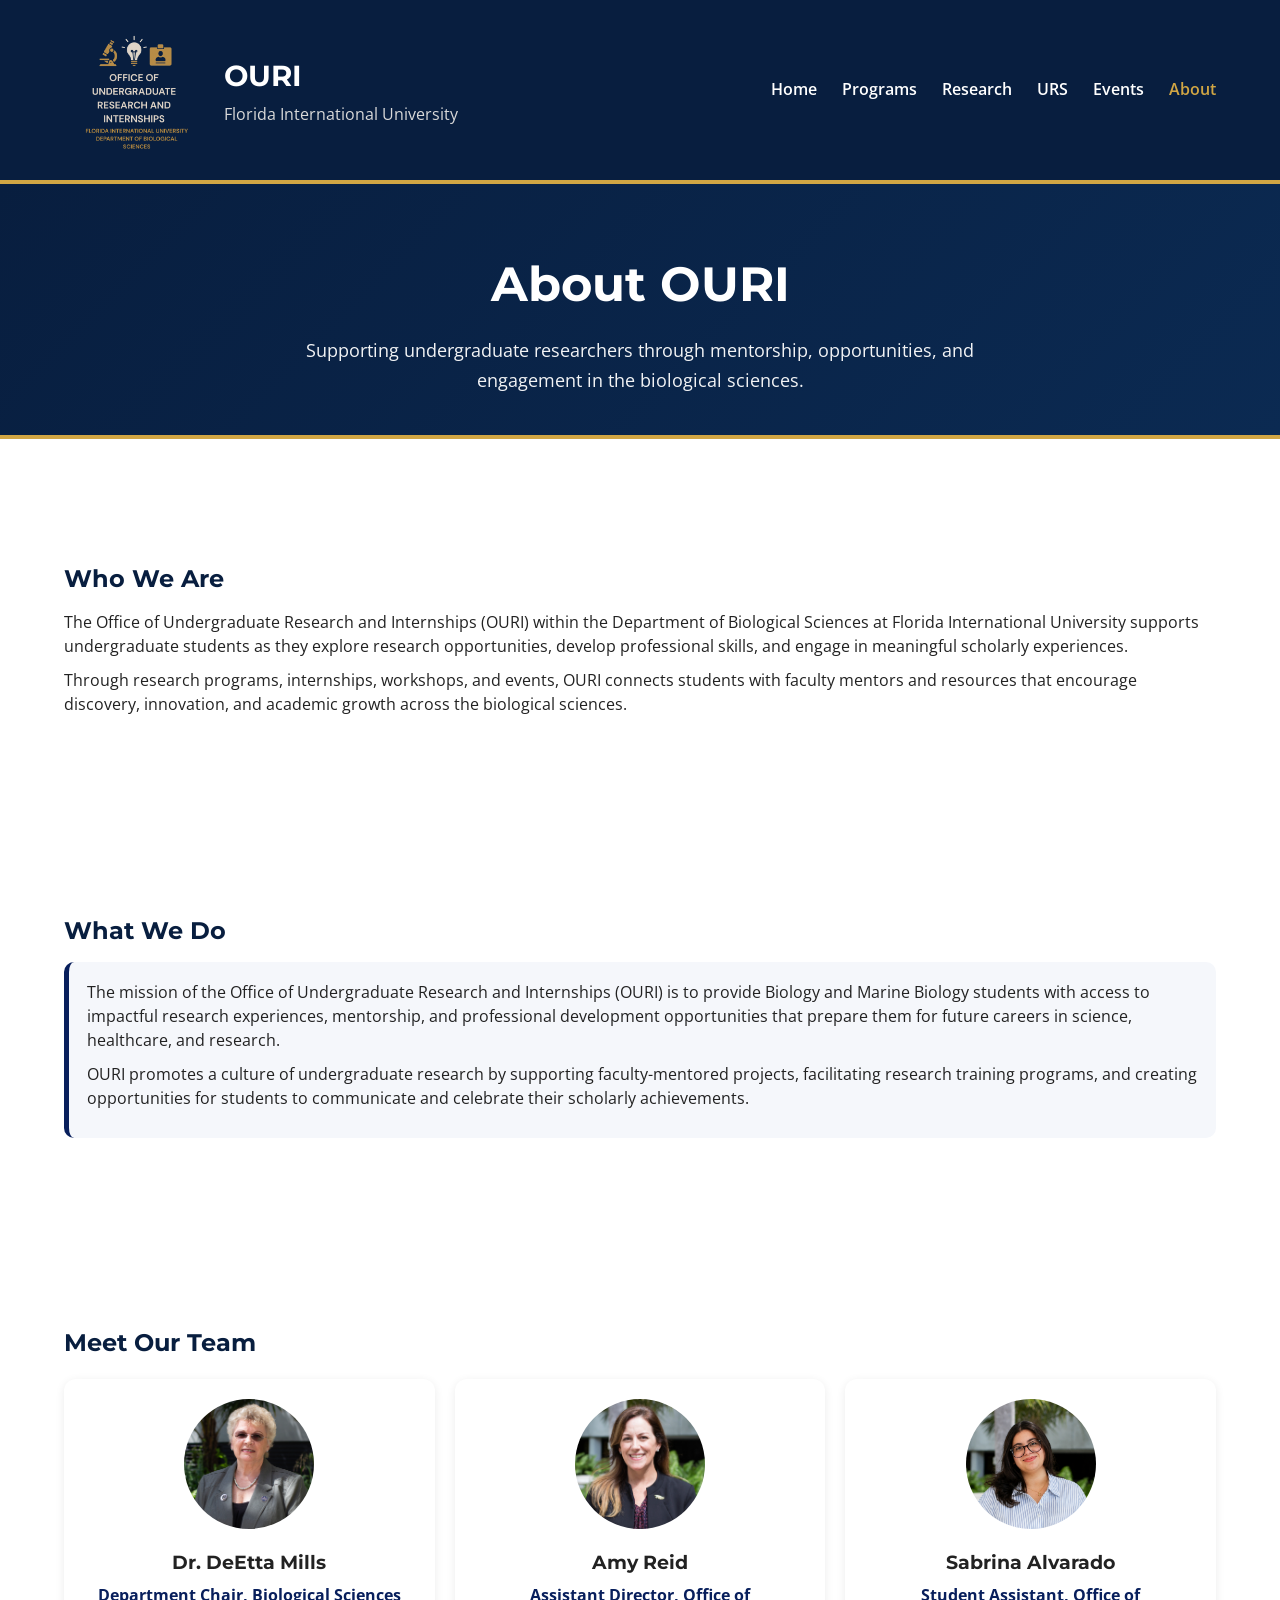
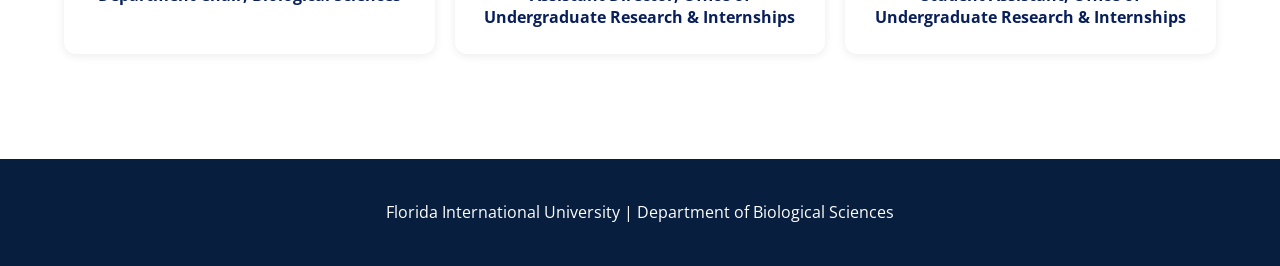
<file: about.html>
<!DOCTYPE html>
<html lang="en">
<head>
    <meta charset="UTF-8">
    <title>About | OURI</title>

    <link rel="stylesheet" href="css/style.css">
    <link href="https://fonts.googleapis.com/css2?family=Montserrat:wght@400;600;700&family=Open+Sans:wght@400;600&display=swap" rel="stylesheet">
</head>

<body>

<header>
    <div class="container header-container">

        <div class="logo-section">
            <img src="images/OURI Logo.png" alt="OURI Logo">
            <div>
                <h1>OURI</h1>
                <p>Florida International University</p>
            </div>
        </div>

        <nav>
            <ul>
                <li><a href="index.html">Home</a></li>
                <li><a href="programs.html">Programs</a></li>
                <li><a href="research.html">Research</a></li>
                <li><a href="urs.html">URS</a></li>
                <li><a href="events.html">Events</a></li>
                <li><a href="about.html" class="active">About</a></li>
            </ul>
        </nav>

    </div>
</header>

<section class="events-hero">
    <div class="container">
        <h1>About OURI</h1>
        <p>
            Supporting undergraduate researchers through mentorship,
            opportunities, and engagement in the biological sciences.
        </p>
    </div>
</section>

<section class="about-section">
    <div class="container">

        <h2>Who We Are</h2>

        <p>
            The Office of Undergraduate Research and Internships (OURI) within the
            Department of Biological Sciences at Florida International University
            supports undergraduate students as they explore research opportunities,
            develop professional skills, and engage in meaningful scholarly
            experiences.
        </p>

        <p>
            Through research programs, internships, workshops, and events, OURI
            connects students with faculty mentors and resources that encourage
            discovery, innovation, and academic growth across the biological sciences.
        </p>

    </div>
</section>

<section class="about-section">
    <div class="container">

        <h2>What We Do</h2>

        <div class="mission-box">

            <p>
                The mission of the Office of Undergraduate Research and Internships
                (OURI) is to provide Biology and Marine Biology students with access
                to impactful research experiences, mentorship, and professional
                development opportunities that prepare them for future careers in
                science, healthcare, and research.
            </p>

            <p>
                OURI promotes a culture of undergraduate research by supporting
                faculty-mentored projects, facilitating research training programs,
                and creating opportunities for students to communicate and celebrate
                their scholarly achievements.
            </p>

        </div>

    </div>
</section>

<section class="about-section">
    <div class="container">

        <h2>Meet Our Team</h2>

        <div class="staff-grid">


            <div class="staff-card">
                <img src="images/mills.png" alt="Dr. DeEtta Mills">

                <h3>Dr. DeEtta Mills</h3>

                <p><strong>Department Chair, Biological Sciences</strong></p>

                <!--<p>
                    Dr. DeEtta Mills provides leadership and support for advancing
                    undergraduate research opportunities within the Department of
                    Biological Sciences.
                </p> -->

            </div>

            <div class="staff-card">

                <img src="images/amy-reid.png" alt="Amy Reid">

                <h3>Amy Reid</h3>

                <p><strong>Assistant Director, Office of Undergraduate Research & Internships</strong></p>

                <!--<p>
                    Amy Reid oversees OURI programs and initiatives, supporting
                    students through research experiences, professional development,
                    and engagement opportunities.
                </p>-->

            </div>

            <div class="staff-card">

                <img src="images/alvarado.png" alt="Sabrina Alvarado">

                <h3>Sabrina Alvarado</h3>

                <p><strong>Student Assistant, Office of Undergraduate Research & Internships</strong></p>

                <!--<p>
                    Sabrina supports OURI operations, event coordination,
                    communications, and student engagement initiatives.
                </p>-->

            </div>


        </div>

    </div>
</section>

<footer>
    <div class="container">
        <p>Florida International University | Department of Biological Sciences</p>
    </div>
</footer>


</body>
</html>
</file>
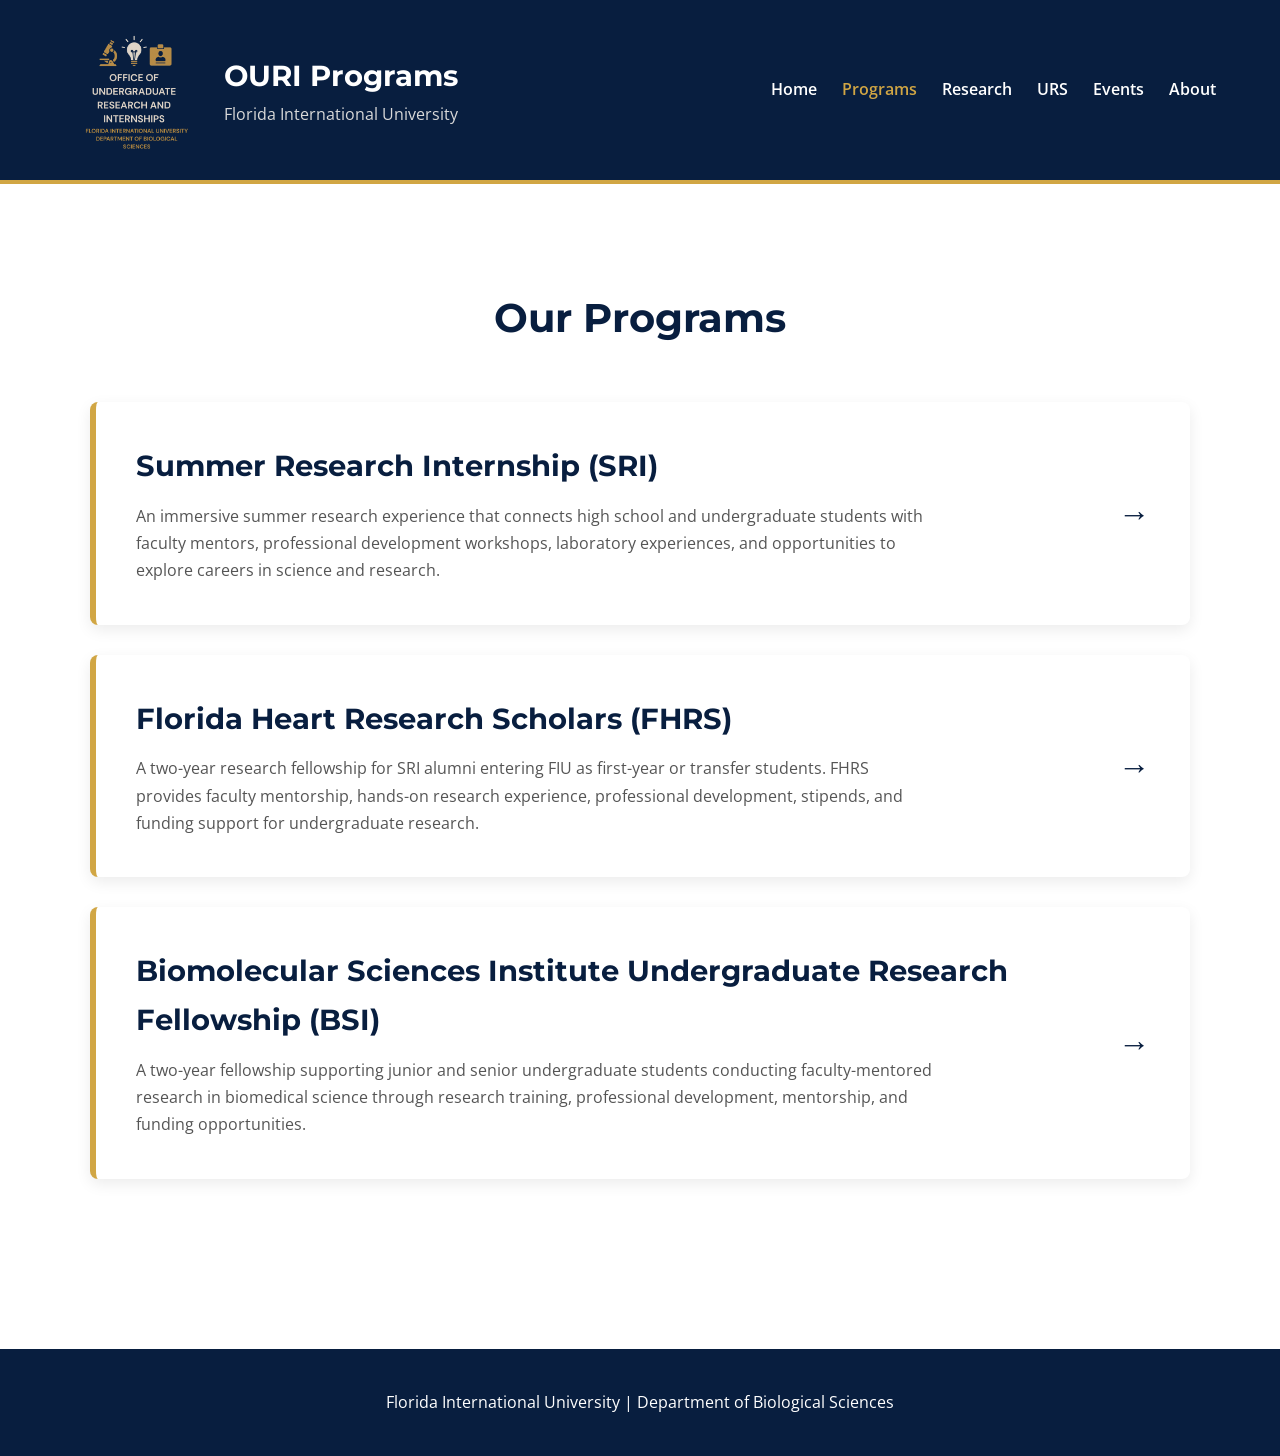
<file: programs.html>
<!DOCTYPE html>
<html lang="en">
<head>
    <meta charset="UTF-8">
    <title>Programs | OURI</title>

    <link rel="stylesheet" href="css/style.css">
    <link href="https://fonts.googleapis.com/css2?family=Montserrat:wght@400;600;700&family=Open+Sans:wght@400;600&display=swap" rel="stylesheet">
</head>

<body>

<header>
    <div class="container header-container">

        <div class="logo-section">
            <img src="images/OURI Logo.png" alt="OURI Logo">
            <div>
                <h1>OURI Programs</h1>
                <p>Florida International University</p>
            </div>
        </div>

        <nav>
            <ul>
                <li><a href="index.html">Home</a></li>
                <li><a href="programs.html" class="active">Programs</a></li>
                <li><a href="research.html">Research</a></li>
                <li><a href="urs.html">URS</a></li>
                <li><a href="events.html">Events</a></li>
                <li><a href="about.html">About</a></li>
            </ul>
        </nav>

    </div>
</header>

<section class="programs">
    <div class="container">

        <h2>Our Programs</h2>

        <div class="program-list">

            <a href="https://case.fiu.edu/opportunities/internships-jobs/summer-research-internship/"
                target="_blank"
                class="program-tile">

                <div>
                    <h3>Summer Research Internship (SRI)</h3>

                    <p>
                        An immersive summer research experience that connects high school and
                        undergraduate students with faculty mentors, professional development workshops,
                        laboratory experiences, and opportunities to explore careers in science and research.
                    </p>
                </div>

                <span class="program-arrow">→</span>
            </a>

            <a href="fhrs.html" class="program-tile">

                <div>
                    <h3>Florida Heart Research Scholars (FHRS)</h3>

                    <p>
                        A two-year research fellowship for SRI alumni entering FIU as first-year or transfer students.
                        FHRS provides faculty mentorship, hands-on research experience, professional development, stipends,
                        and funding support for undergraduate research.
                    </p>
                </div>

                <span class="program-arrow">→</span>

            </a>

            <a href="bsi.html" class="program-tile">

                <div>
                    <h3>Biomolecular Sciences Institute Undergraduate Research Fellowship (BSI)</h3>

                    <p>
                        A two-year fellowship supporting junior and senior undergraduate students
                        conducting faculty-mentored research in biomedical science through research
                        training, professional development, mentorship, and funding opportunities.
                    </p>
                </div>

                <span class="program-arrow">→</span>

            </a>
        </div>

    </div>
</section>

<footer>
    <div class="container">
        <p>Florida International University | Department of Biological Sciences</p>
    </div>
</footer>

</body>
</html>
</file>
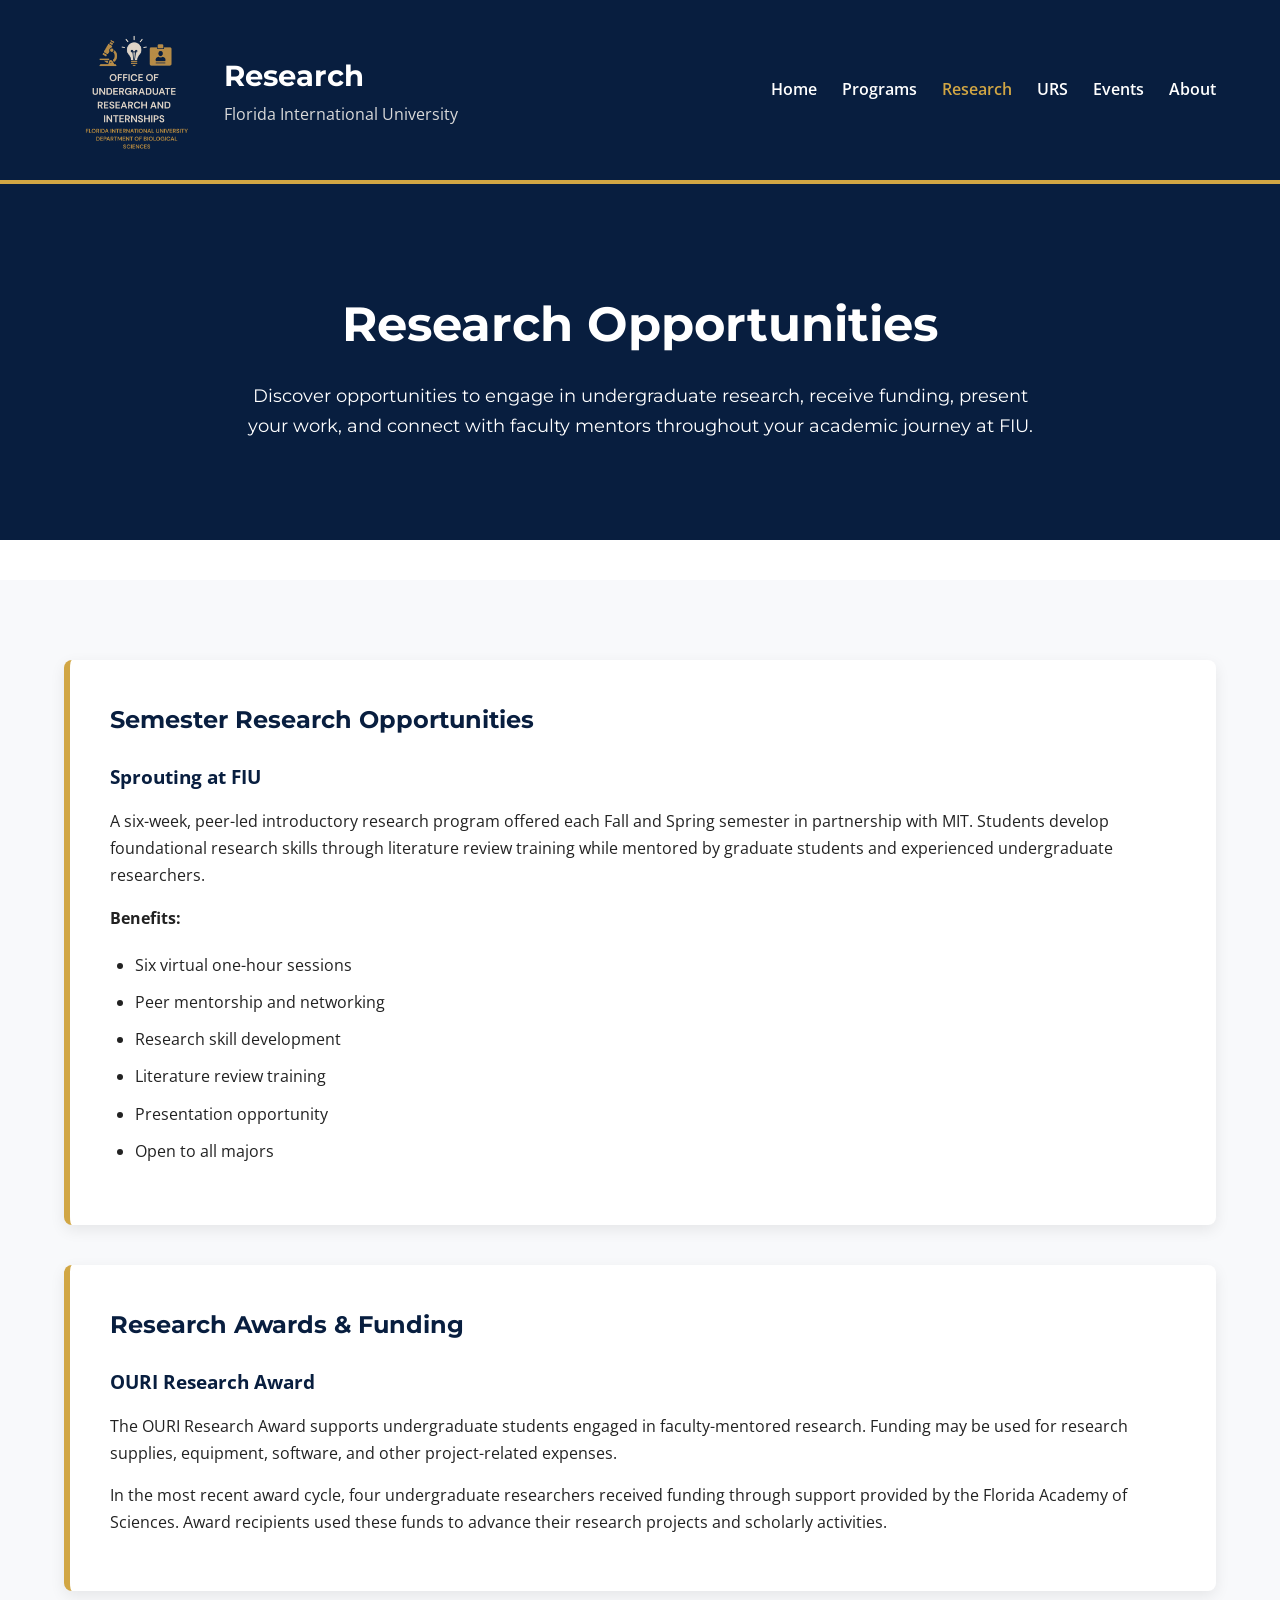
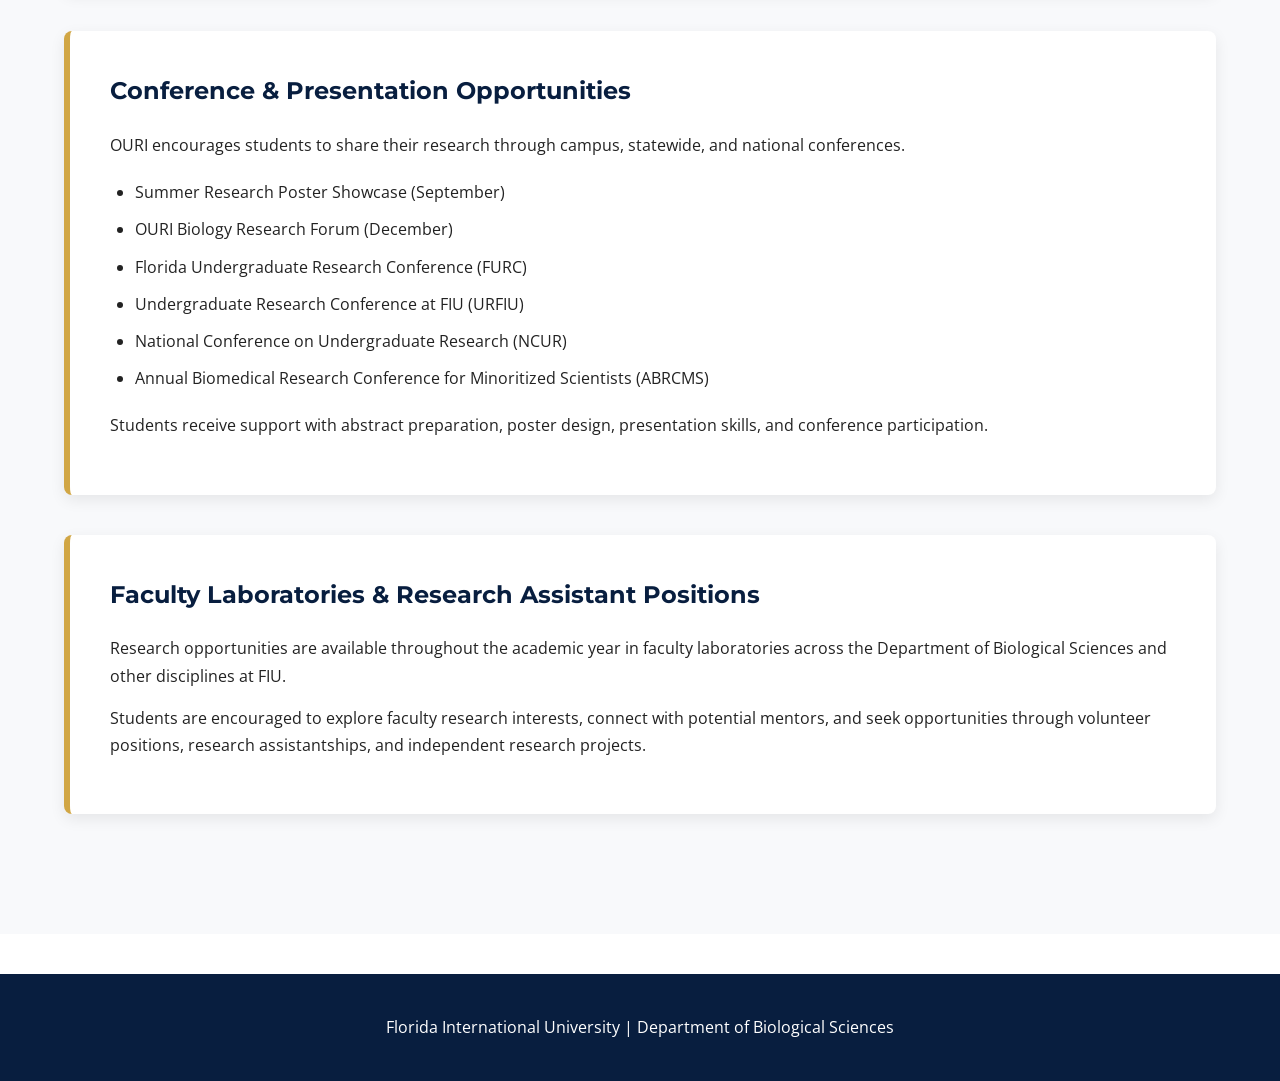
<file: research.html>
<!DOCTYPE html>
<html lang="en">
<head>
    <meta charset="UTF-8">
    <title>Research | OURI</title>

    <link rel="stylesheet" href="css/style.css">
    <link href="https://fonts.googleapis.com/css2?family=Montserrat:wght@400;600;700&family=Open+Sans:wght@400;600&display=swap" rel="stylesheet">
</head>

<body>

<header>
    <div class="container header-container">

        <div class="logo-section">
            <img src="images/OURI Logo.png" alt="OURI Logo">
            <div>
                <h1>Research</h1>
                <p>Florida International University</p>
            </div>
        </div>

        <nav>
            <ul>
                <li><a href="index.html">Home</a></li>
                <li><a href="programs.html">Programs</a></li>
                <li><a href="research.html" class="active">Research</a></li>
                <li><a href="urs.html">URS</a></li>
                <li><a href="events.html">Events</a></li>
                <li><a href="about.html">About</a></li>
            </ul>
        </nav>

    </div>
</header>

<section class="research-hero">
    <div class="container">
        <h1>Research Opportunities</h1>

        <p>
            Discover opportunities to engage in undergraduate research, receive funding, present
            your work, and connect with faculty mentors throughout your academic journey at FIU.
        </p>
    </div>

</section>

<section class="research-section">
    <div class="container">

        <div class="research-block">

            <h2>Semester Research Opportunities</h2>

            <h3>Sprouting at FIU</h3>

            <p>
                A six-week, peer-led introductory research program offered each Fall and
                Spring semester in partnership with MIT. Students develop foundational research
                skills through literature review training while mentored by graduate students
                and experienced undergraduate researchers.
            </p>

            <h4>Benefits:</h4>

            <ul class="research-list">

                <li>Six virtual one-hour sessions</li>
                <li>Peer mentorship and networking</li>
                <li>Research skill development</li>
                <li>Literature review training</li>
                <li>Presentation opportunity</li>
                <li>Open to all majors</li>
            </ul>

        </div>

        <div class="research-block">

            <h2>Research Awards & Funding</h2>

            <h3>OURI Research Award</h3>

            <p>
                The OURI Research Award supports undergraduate students engaged in
                faculty-mentored research. Funding may be used for research supplies,
                equipment, software, and other project-related expenses.
            </p>

            <p>
                In the most recent award cycle, four undergraduate researchers
                received funding through support provided by the Florida Academy
                of Sciences. Award recipients used these funds to advance their
                research projects and scholarly activities.
            </p>

        </div>

        <div class="research-block">

            <h2>Conference & Presentation Opportunities</h2>

            <p>
                OURI encourages students to share their research through campus,
                statewide, and national conferences.
            </p>

            <ul class="research-list">
                <li>Summer Research Poster Showcase (September)</li>
                <li>OURI Biology Research Forum (December)</li>
                <li>Florida Undergraduate Research Conference (FURC)</li>
                <li>Undergraduate Research Conference at FIU (URFIU)</li>
                <li>National Conference on Undergraduate Research (NCUR)</li>
                <li>Annual Biomedical Research Conference for Minoritized Scientists (ABRCMS)</li>
            </ul>

            <p>
                Students receive support with abstract preparation, poster design,
                presentation skills, and conference participation.
            </p>

        </div>

        <div class="research-block">

            <h2>Faculty Laboratories & Research Assistant Positions</h2>

            <p>
                Research opportunities are available throughout the academic year
                in faculty laboratories across the Department of Biological Sciences
                and other disciplines at FIU.
            </p>

            <p>
                Students are encouraged to explore faculty research interests,
                connect with potential mentors, and seek opportunities through
                volunteer positions, research assistantships, and independent
                research projects.
            </p>

        </div>

    </div>
</section>

<footer>
    <div class="container">
        <p>
            Florida International University |
            Department of Biological Sciences
        </p>
    </div>
</footer>
</file>
<file: css/style.css>
:root{
    --fiu-blue:#081E3F;
    --fiu-gold:#D1A644;
    --light:#F7F8FA;
    --text:#222;
}

*{
    margin:0;
    padding:0;
    box-sizing:border-box;
}

body{
    font-family:'Open Sans',sans-serif;
    color:var(--text);
    line-height:1.7;

    margin: 0;
    padding: 0;
}

.container{
    width:90%;
    max-width:1200px;
    margin:auto;
}

header{
    background:#081E3F;
    border-bottom:4px solid #D1A644;
    position:sticky;
    top:0;
    z-index:100;
}

.header-container{
    display:flex;
    justify-content:space-between;
    align-items:center;
    padding:20px 0;
}

.logo-section{
    display:flex;
    align-items:center;
    gap:20px;
}

.logo-section img{
    width:140px;
    max-width: 25vw;
    height: auto;
}

.logo-section h1{
    font-family:'Montserrat',sans-serif;
    color:white;
    font-size:1.8rem;
}

.logo-section p{
    color:#d9d9d9;
}

nav ul{
    list-style:none;
    display:flex;
    gap:25px;
}

nav a{
    text-decoration:none;
    color:white;
    text-decoration:none;
    font-weight:600;
}

nav a:hover{
    color:#D1A644;
}

nav a.active{
    color: var(--fiu-gold);
}

.hero{
    position:relative;
    height:75vh;
    overflow:hidden;
}

.slides{
    position:absolute;

    top: 0;
    left: 0;

    width:100%;
    height:100%;
}

.slide{
    position:absolute;

    top: 0;
    left: 0;

    width:100%;
    height:100%;

    opacity:0;
    transition:opacity 1s ease-in-out;

    background-size:cover;
    background-position:center;
    background-repeat: no-repeat;
}

.slide.active{
    opacity:1;
}

.slide:nth-child(1){
    background-image:url('../images/hero1.jpg')
}

.slide:nth-child(2){
    background-image:url('../images/hero2.jpg')
}

.slide:nth-child(3){
    background-image:url('../images/hero3.JPG')
}

.slide:nth-child(4){
    background-image:url('../images/hero4.JPG')
}

.slide:nth-child(5){
    background-image:url('../images/hero5.jpg')
}

.hero-overlay{
    position:relative;
    z-index:2;

    width:100%;
    height:100%;

    display:flex;
    justify-content:flex-start;
    align-items:flex-end;

    padding: 70px 60px;
}

.hero-content{
    text-align: left;
    max-width: 520px;

    color: white;

    padding: 18px 22px;
    border-radius: 6px;
}

.hero-content h2{
    font-size:2.2rem;
    font-family:'Montserrat',sans-serif;
    margin-bottom:12px;
    line-height: 1.2;
}

.hero-content p{
    font-size:1rem;
    margin-bottom:20px;
    line-height: 1.5;
    opacity: 0.95;
}

.hero-buttons{
    display:flex;
    justify-content:flex-start;
    gap:12px;
}

.btn-primary,
.btn-secondary{
    background: transparent;
    color: #081E3F;
    border: 2px solid #081E3F;

    font-weight: 700;
    text-decoration: none;
    padding: 14px 28px;
    border-radius: 6px;
    display: inline-block;

    transition: all 0.2s ease;
    font-family: 'Open Sans', sans-serif;
}

.btn-primary:hover,
.btn-secondary:hover{
    background: #081E3F;
    color: white;
    transform: translateY(-2px);
    box-shadow: 0 6px 15px rgba(0,0,0,0.15);
}


section{
    padding:80px 0;
}

.intro{
    padding: 100px 0 80px;
    background: white;
    text-align: center;
}

.intro h2{
    font-family: 'Montserrat', sans-serif;
    font-size: 2.4rem;
    color: #081E3F;
    margin-bottom: 20px;
}

.intro p{
    max-width: 800px;
    margin: 0 auto 40px;
    font-size: 1.1rem;
    line-height:1.6;
    color: var(--text);
}

.intro-buttons{
    display: flex;
    justify-content: center;
    gap: 16px;
    margin-top: 10px;
}

.mission{
    background:white;
    text-align: center;
    padding-top: 40px;
    padding-bottom: 80px;
}

.mission h2{
    color:var(--fiu-blue);
    margin-bottom:20px;
    font-family:'Montserrat',sans-serif;
}

.mission p{
    max-width: 800px;
    margin: 0 auto 20px;
    font-size: 1.1rem;
    line-height: 1.6;
    color: var(--text);
}

.features{
    background:var(--light);
}

.features h2{
    text-align:center;
    margin-bottom:50px;
    color:var(--fiu-blue);
    font-family:'Montserrat',sans-serif;
}

.card-grid{
    display:grid;
    grid-template-columns:repeat(3,1fr);
    gap:30px;
}

.card{
    background:white;
    padding:35px;
    border-radius:8px;
    border-top:5px solid #D1A644;
    box-shadow:0 5px 15px rgba(0,0,0,.1);

    text-align:center;
}

.card h3{
    color:var(--fiu-blue);
    margin-bottom:15px;
    text-align:center;
}

.card a{
    color:var(--fiu-blue);
    font-weight:700;
    text-decoration:none;
}

footer{
    background:var(--fiu-blue);
    color:white;
    text-align:center;
    padding:40px 0;
}

.instagram-link{
    display:inline-block;
    margin-top:15px;

    color:white;
    text-decoration:none;
    font-weight:600;

    transition:all 0.2s ease;
}

.instagram-link:hover{
    color:var(--fiu-gold);
}

.news-section{
    padding: 60px 20px;
    background-color: #f8f9fa;
}

.section-title{
    text-align: center;
    font-size: 2rem;
    margin-bottom: 30px;
    font-weight: 700;
}

.news-grid{
    display: grid;
    grid-template-columns: repeat(2, 1fr);
    gap: 24px;
    max-width: 900px;
    margin: 0 auto;
}

.news-card{
    background: #ffffff;
    padding: 24px;
    border-radius: 12px;
    box-shadow: 0 4px 12px rgba(0,0,0,0.08);
    display: flex;
    flex-direction: column;
    justify-content: space-between;
    min-height: 200px;
    text-align: center;
}

.news-card h3 {
    font-size: 1.25rem;
    margin-bottom: 10px;
    font-weight: 600;
}

.news-card p {
    flex-grow: 1;
    font-size: 0.95rem;
    color: #555;
    margin-bottom:15px;
}

.news-button {
    display: inline-block;
    margin-top: 15px;
    padding: 10px 16px;
    background-color: #081E3F;
    color:white;
    border-radius: 6px;
    text-decoration: none;
    font-weight: 500;
    transition: 0.2s ease;
}

.news-button:hover {
    background-color: #081E3F;
}

.programs{
    padding:100px 0;
    background:white;
}

.programs h2{
    text-align:center;
    color:var(--fiu-blue);
    font-family:'Montserrat', sans-serif;
    font-size:2.5rem;
    margin-bottom:50px;
}

.program-list{
    max-width:1100px;
    margin: 50px auto 0;
}

.program-tile{
    display:flex;
    justify-content:space-between;
    align-items:center;

    width:100%;

    padding:40px;

    margin-bottom:30px;

    background:white;

    border-left:6px solid var(--fiu-gold);
    border-radius:8px;

    box-shadow:0 5px 15px rgba(0,0,0,.08);

    text-decoration:none;
    color:inherit;

    transition:all .25s ease;

    min-height: 180px;
}

.program-tile > div{
    flex:1;
}

.program-tile:hover{
    transform:translateY(-4px);

    box-shadow:0 10px 25px rgba(0,0,0,.12);

    border-left-width:10px;
}

.program-tile h3{
    color:var(--fiu-blue);
    font-family:'Montserrat',sans-serif;
    margin-bottom:12px;
    font-size:1.8rem;
}

.program-tile p{
    color:#555;
    line-height:1.7;
    font-size:1rem;
    margin:0;
    max-width:800px;
}

.program-arrow{
    font-size:2rem;
    color:var(--fiu-blue);
    font-weight:bold;
    margin-left:40px;

    flex-shrink:0;
}

.research-hero{
    background: var(--fiu-blue);
    color: white;
    text-align: center;
    padding: 100px 0;
}

.research-hero h1,
.research-hero p{
    font-family: 'Montserrat', sans-serif;
    font-size: 3rem;
    margin-bottom: 15px;
    color: white;
}

.research-hero p{
    max-width: 800px;
    margin: auto;
    font-size: 1.1rem;
}

.research-section{
    padding: 80px 0;
    background: #f8f9fb;
}

.research-block{
    background: white;
    padding: 40px;
    margin-bottom: 40px;

    border-left: 6px solid var(--fiu-gold);
    border-radius: 8px;

    box-shadow: 0 5px 15px rgba(0,0,0,.08);
}

.research-block h2{
    color: var(--fiu-blue);
    font-family: 'Montserrat', sans-serif;
    margin-bottom: 20px;
}

.research-block h3{
    color: var(--fiu-blue);
    margin-bottom: 15px;
}

.research-block p{
    margin-bottom: 15px;
    line-height: 1.7;
}

.research-list{
    margin: 20px 0 20px 25px;
}

.research-list li{
    margin-bottom: 10px;
}

section{
    margin-bottom: 40px;
}

h1, h2{
    color: #081E3F;
}

.urs-hero{
    padding: 20px 0;
}

.urs-hero .container{
    text-align: center;
}

.urs-hero-content{
    text-align: center;
}

.urs-logo{
    width: 140px;
    height: auto;
    display: block;
    margin: 0 auto 15px;
}

.urs-activities ul,
.urs-workshops ul{
    padding-left: 20px;
}

.urs-join{
    background: #f5f9ff;
    padding: 60px 0;
    text-align: center;
}

.urs-join .container{
    max-width: 800px;
    margin: 0 auto;

    background: #f5f9ff;
    padding: 40px;

    border-radius: 12px;
    box-shadow: 0 6px 18px rgba(8, 30, 63, 0.12);
}

.join-btn{
    display: inline-block;
    margin-top: 15px;
    padding: 12px 28px;
    background: #081E3F;
    color: #fff;
    text-decoration: none;
    border-radius: 8px;
    font-weight: 600;
    transition: 0.3s ease;
}

.join-btn:hover{
    background: #D1A644;
    transform: translateY(-2px);
}

.urs-hero,
.urs-about,
.urs-activities,
.urs-workshops,
.urs-flagship,
.urs-join{
    padding: 35px 0;
    margin: 0;
}

.expo-gallery{
    display: grid;
    grid-template-columns: repeat(3, 1fr);
    gap: 25px;
    margin-top: 30px;
}

.expo-gallery img{
    width: 100%;
    height: 300px;
    object-fit: cover;

    border-radius: 12px;

    box-shadow: 0 5px 15px rgba(0,0,0,0.12);

    transition: transform 0.3s ease,
                box-shadow 0.3s ease;
}

.expo-gallery img:hover{
    transform: translateY(-5px);
    box-shadow: 0 10px 25px rgba(0,0,0,0.15);
}

.urs-eboard {
    margin: 60px 0;
    text-align: center;
    padding-top: 20px;
}

.eboard-grid {
    display: grid;
    grid-template-columns: repeat(3, 1fr);
    gap: 30px;
    margin-top: 30px;
}

.eboard-card {
    background: #fff;
    border-radius: 12px;
    padding: 20px;
    box-shadow: 0 4px 12px rgba(0,0,0,0.08);
    transition: transform 0.3s ease;
}

.eboard-card:hover {
    transform: translateY(-5px);
}

.eboard-card img {
    width: 180px;
    height: 180px;
    object-fit: cover;
    border-radius: 50%;
    margin-bottom: 15px;
}

.eboard-card h3 {
    margin: 10px 0 5px;
    color: #081e3f;
}

.eboard-card p {
    margin: 0;
    color: #666;
}

.urs-spc{
    padding-top: 20px;

    margin-bottom: 60px;
    text-align: center;
}

.urs-spc h2{
    color: #081E3F;
    margin-bottom: 10px;
    font-family: 'Montserrat', sans-serif;
}

.urs-spc p{
    max-width: 800px;
    margin: 0 auto 30px;
    color: #555;
}

.urs-events{
    margin: 60px 0;
    text-align: center;
}

.urs-events h2{
    color: #081E3F;
    margin-bottom: 10px;
    font-family: 'Montserrat', sans-serif;
}

.urs-events p{
    max-width: 800px;
    margin: 0 auto 40px;
    color: #555;
    line-height: 1.6;
}

.event-block {
    padding: 80px 0;
    border-bottom: 1px solid rgba(8, 30, 63, 0.08);
    text-align: center;
}

.event-block .container {
    max-width: 1200px;
    text-align: center;
    margin: 0 auto;
}

.event-block h2 {
    font-family: 'Montserrat', sans-serif;
    color: #081E3F;
    font-size: 2.5rem;

    text-align: center;

    max-width: 900px;
    margin: 0 auto 20px;
}

.event-block p {
    max-width: 900px;
    margin: 0 auto 40px;

    color: #555;
    line-height: 1.8;
    font-size: 1.1rem;

    text-align: center;
}

/* HERO */
.events-hero {
    background: linear-gradient(135deg, #081E3F 0%, #0b2a52 100%);
    color: white;
    text-align: center;

    padding: 60px 20px 40px;

    border-bottom: 4px solid #D1A644;
}

.events-hero h1 {
    color: white;
    font-family: 'Montserrat', sans-serif;
    font-size: 3rem;
    margin-bottom: 10px;
}

.events-hero p {
    max-width: 750px;
    margin: 0 auto;
    font-size: 1.1rem;
    opacity:0.95;
}

/* SECTION BACKGROUND */
.events-section {
    padding: 60px 0 100px;
    background: #f8f9fb;
}

/* IMAGE GRID (MATCHES URS expo-gallery) */
.event-gallery {
    display: grid;
    grid-template-columns: repeat(3, 320px);
    gap: 25px;

    justify-content: center;
    max-width: 900px;
    margin: 30px auto 0;
}

/* IMAGES */
.event-gallery img {
    width: 100%;
    height: 320px;
    object-fit: cover;

    border-radius: 14px;

    box-shadow: 0 6px 18px rgba(0,0,0,0.12);

    transition: transform 0.3s ease, box-shadow 0.3s ease;

    border-bottom: 4px solid transparent;
}

.event-gallery img:hover {
    transform: translateY(-6px);
    box-shadow: 0 12px 28px rgba(0,0,0,0.18);

    border-bottom: 4px solid #D1A644;
}

.about-section {
    margin-bottom: 25px;
}

.about-section h2 {
    margin-bottom: 10px;
    font-family: 'Montserrat', sans-serif;
}

.about-section p {
    margin-bottom: 10px;
    line-height: 1.5;
    font-family: 'Open Sans', sans-serif;
}


/* Mission / What We Do Box */
.mission-box {
    background: #f5f7fb;
    padding: 18px;
    border-left: 5px solid #081F5C;
    border-radius: 10px;
}


/* Staff Cards */
.staff-grid {
    display: grid;
    grid-template-columns: repeat(auto-fit, minmax(250px, 1fr));
    gap: 20px;
    margin-top: 15px;
}

.staff-card {
    background: #ffffff;
    padding: 20px;
    border-radius: 12px;
    box-shadow: 0 2px 10px rgba(0,0,0,0.08);
    text-align: center;
}

.staff-card img {
    width: 130px;
    height: 130px;
    object-fit: cover;
    border-radius: 50%;
    margin-bottom: 10px;
}

.staff-card h3 {
    margin-bottom: 5px;
    font-family: 'Montserrat', sans-serif;
}

.staff-card p {
    margin: 5px 0;
    line-height: 1.4;
}


/* Staff title */
.staff-card strong {
    color: #081F5C;
}

@media(max-width:900px){

    .header-container{
        flex-direction:column;
        gap:20px;
    }

    .card-grid{
        grid-template-columns:1fr;
    }

    .hero-content h2{
        font-size:2.5rem;
    }

    nav ul{
        flex-wrap:wrap;
        justify-content:center;
    }

    .program-tile{
        flex-direction:column;
        align-items:flex-start;
        gap:20px;
    }

    .program-arrow{
        margin-left:0;
    }

    .research-hero h1{
        font-size: 2.2rem;
    }

    .research-block{
        padding: 25px;
    }

    .eboard-grid {
        grid-template-columns: repeat(2, 1fr);
    }

    .eboard-grid {
        grid-template-columns: 1fr;
    }

    .events-grid{
        grid-template-columns: 1fr;
    }

    .expo-gallery{
    grid-template-columns: 1fr;
    }

    .expo-gallery img{
    height: 250px;
    }

    .event-gallery{
        grid-template-columns: 1fr;
    }

    .event-gallery img{
        height: 260px;
    }

    .event-block h2{
        font-size: 1.8rem;
    }
}
</file>
